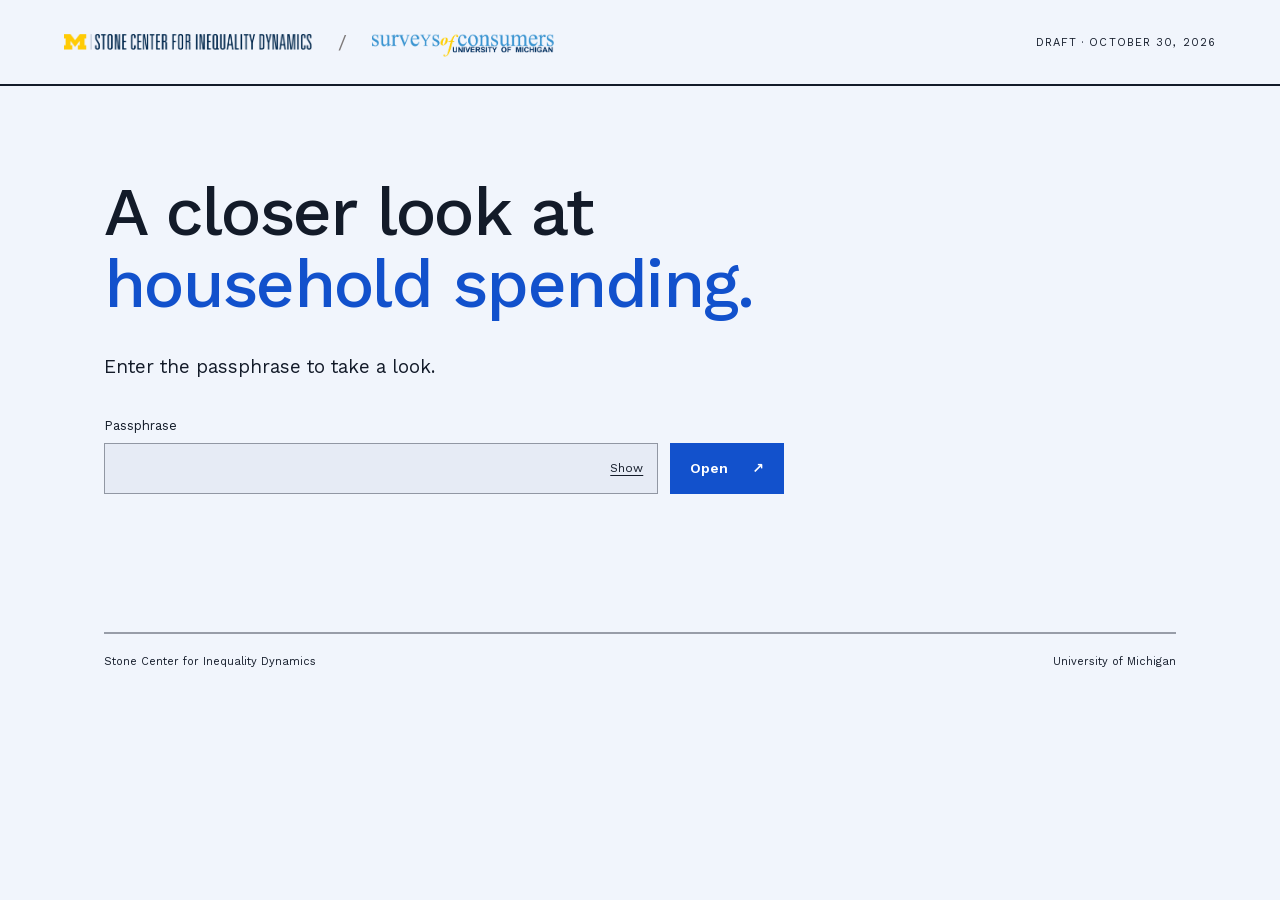
<file: index.html>
<!doctype html>
<html lang="en">
<head>
  <meta charset="utf-8">
  <meta name="viewport" content="width=device-width, initial-scale=1">
  <meta name="robots" content="noindex,nofollow,noarchive,nosnippet">
  <meta name="referrer" content="no-referrer">
  <title>Research explainer · Draft · October 30, 2026</title>
  <link rel="stylesheet" href="gate.css">
  <script src="unlock.js" type="module"></script>
</head>
<body>
  <header class="nav">
    <div class="brands" aria-label="Stone Center for Inequality Dynamics and Surveys of Consumers, University of Michigan">
      <img class="stone" src="assets/stone-center.png" alt="Stone Center for Inequality Dynamics">
      <span class="slash" aria-hidden="true">/</span>
      <img class="surveys" src="assets/surveys-of-consumers.png" alt="Surveys of Consumers, University of Michigan">
    </div>
    <span class="preview-label">Draft · October 30, 2026</span>
  </header>
  <main>
    <h1>A closer look at<br><span>household spending.</span></h1>
    <p class="intro">Enter the passphrase to take a look.</p>
    <form id="unlock-form" aria-label="Open the draft explainer">
      <label for="passphrase">Passphrase</label>
      <div class="entry-row">
        <div class="password-field">
          <input id="passphrase" name="passphrase" type="password" autocomplete="off" autocapitalize="none" spellcheck="false" required aria-describedby="status">
          <button id="visibility" type="button" aria-label="Show passphrase" aria-pressed="false">Show</button>
        </div>
        <button id="open-button" type="submit">Open <span aria-hidden="true">↗</span></button>
      </div>
      <p id="status" role="status" aria-live="polite"></p>
    </form>
    <noscript><p>JavaScript is required to unlock and display this explainer.</p></noscript>
    <footer><span>Stone Center for Inequality Dynamics</span><span>University of Michigan</span></footer>
  </main>
</body>
</html>
</file>
<file: gate.css>
@font-face {
  font-family: "Work Sans";
  font-style: normal;
  font-weight: 100 900;
  font-display: swap;
  src: url("assets/work-sans-latin.woff2") format("woff2");
}
:root { color-scheme: light; --bg: oklch(0.97 0.01 262); --ink: oklch(0.22 0.03 262); --accent: oklch(0.48 0.2 262); --rule: color-mix(in srgb, var(--ink) 40%, transparent); font-family: "Work Sans", system-ui, sans-serif; color: var(--ink); background: var(--bg); }
* { box-sizing: border-box; }
body { margin: 0; -webkit-font-smoothing: antialiased; }
.nav { display: flex; flex-wrap: wrap; align-items: center; justify-content: space-between; gap: 20px; min-height: 86px; padding: 22px clamp(20px, 5vw, 72px); border-bottom: 2px solid var(--ink); }
.brands { display: flex; flex-wrap: wrap; align-items: center; gap: clamp(14px, 2vw, 28px); }
.stone { display: block; width: auto; height: clamp(13px, 1.3vw, 17px); max-width: 100%; }
.surveys { display: block; width: auto; height: clamp(17px, 1.8vw, 24px); max-width: 100%; transform: translateY(3px); }
.slash { color: #7d7979; font-size: 20px; font-weight: 300; }
.preview-label { font-size: 11px; text-transform: uppercase; letter-spacing: .1em; }
main { max-width: 1200px; margin: auto; padding: clamp(56px, 10vh, 112px) clamp(20px, 5vw, 72px) 0; }
h1 { margin: 0; font-weight: 500; font-size: clamp(36px, 5.4vw, 68px); line-height: 1.06; letter-spacing: -.025em; }
h1 span { color: var(--accent); }
.intro { font-size: 19px; line-height: 1.55; margin: 32px 0 36px; }
form { max-width: 680px; }
label { display: block; margin-bottom: 10px; font-size: 13px; }
.entry-row { display: flex; gap: 12px; align-items: stretch; }
.password-field { display: flex; flex: 1; min-width: 0; border: 1px solid var(--rule); background: oklch(0.94 0.014 262); }
input { width: 100%; min-width: 0; padding: 14px; border: 0; border-radius: 0; background: transparent; color: var(--ink); font: inherit; font-size: 18px; }
button { border: 0; border-radius: 0; cursor: pointer; font: inherit; }
#visibility { background: transparent; color: var(--ink); font-size: 12px; padding: 0 14px; text-decoration: underline; text-underline-offset: 3px; }
#open-button { display: flex; align-items: center; justify-content: space-between; gap: 24px; background: var(--accent); color: #fff; padding: 15px 20px; font-size: 14px; font-weight: 600; }
#open-button:hover { background: oklch(0.36 0.14 262); }
button:disabled { cursor: wait; opacity: .65; }
:focus-visible { outline: 2px solid var(--accent); outline-offset: 3px; }
#status { min-height: 2.8em; font-size: 13px; line-height: 1.4; margin: 12px 0 0; }
#status.error { color: #ae1800; }
footer { display: flex; flex-wrap: wrap; justify-content: space-between; gap: 12px; margin-top: clamp(50px, 10vh, 100px); padding: 20px 0 28px; border-top: 2px solid var(--rule); font-size: 11px; line-height: 1.5; }
@media (max-width: 600px) {
  .entry-row { flex-direction: column; }
  #open-button { min-height: 50px; }
  .brands { gap: 12px; }
  .stone { height: 12px; }
  .surveys { height: 16px; }
  .nav { gap: 18px; }
}
</file>
